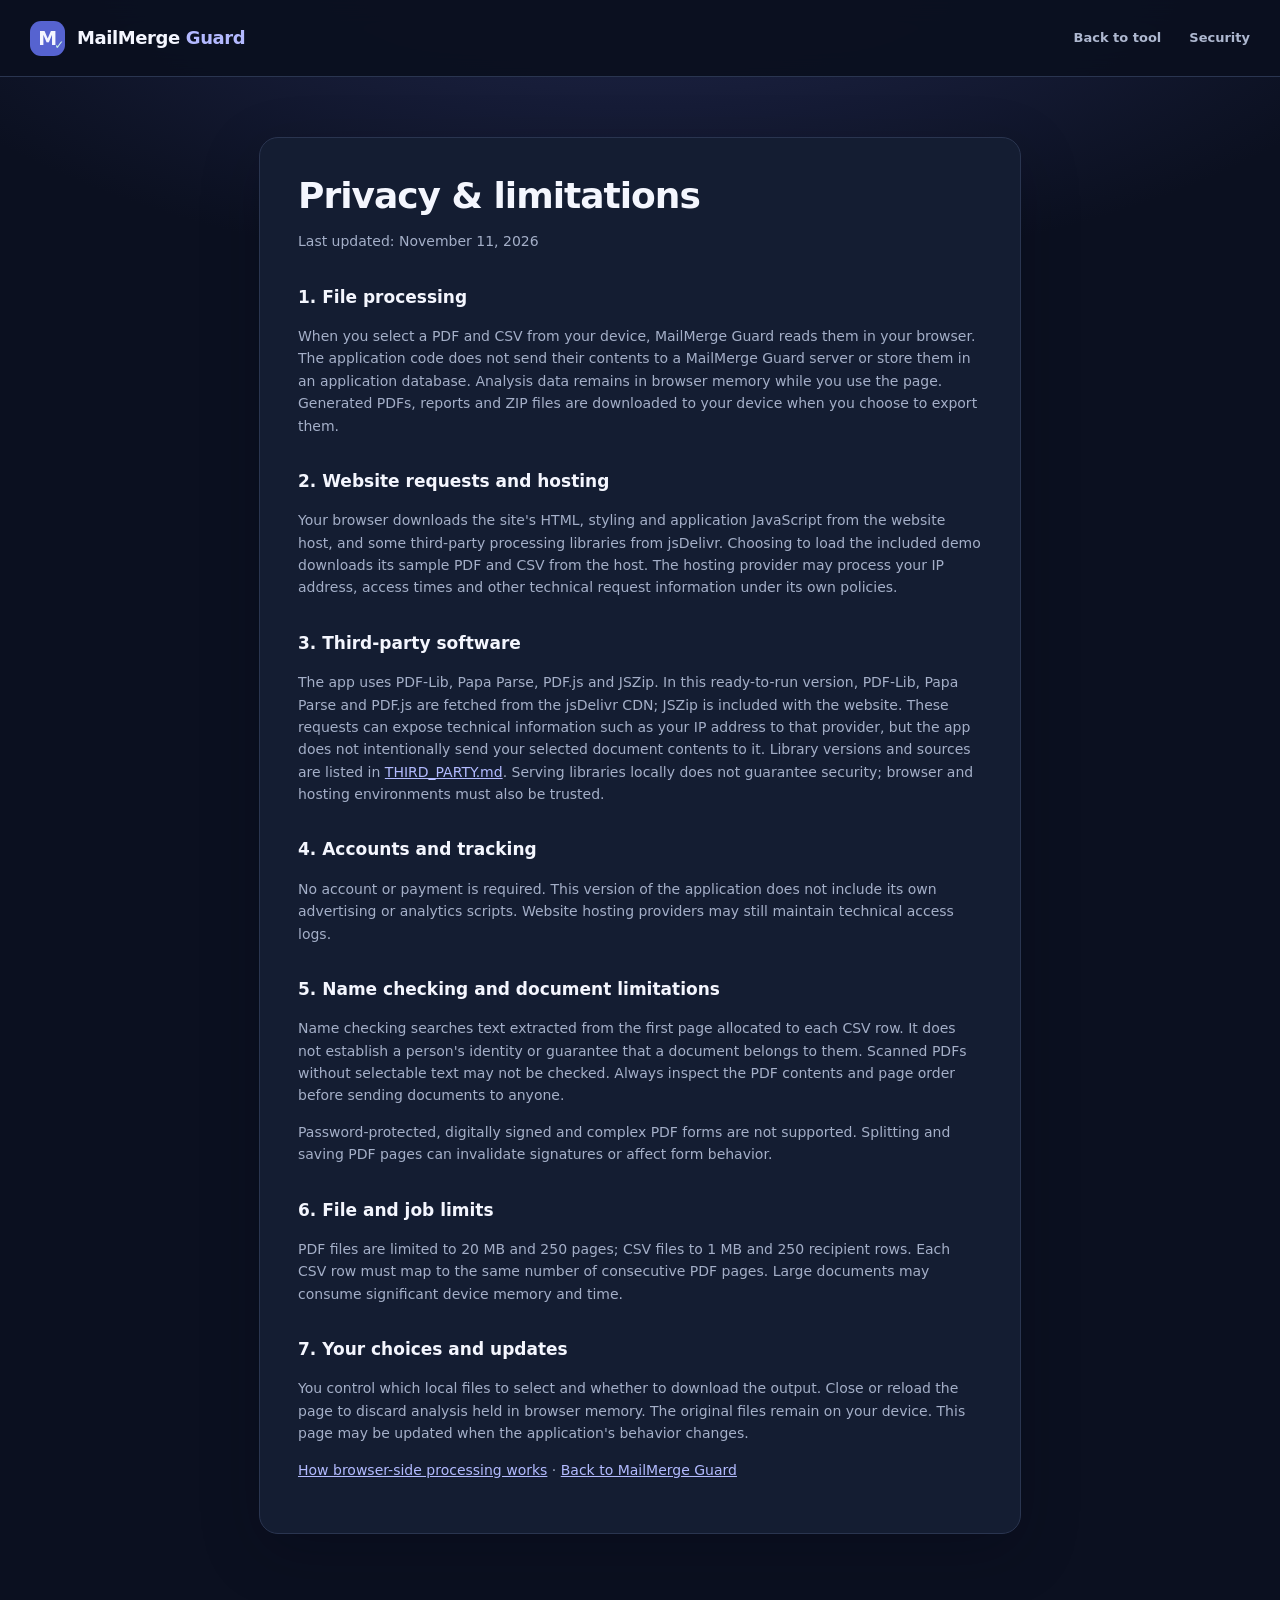
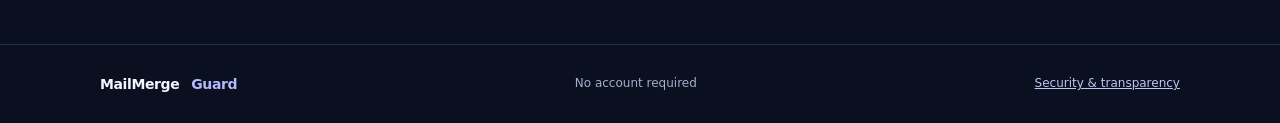
<file: privacy.html>
<!doctype html>
<html lang="en">
<head>
  <meta charset="utf-8">
  <meta name="viewport" content="width=device-width, initial-scale=1">
  <meta name="theme-color" content="#0b1020">
  <title>Privacy &amp; limitations — MailMerge Guard</title>
  <link rel="icon" href="assets/favicon.svg" type="image/svg+xml">
  <link rel="stylesheet" href="style.css">
</head>
<body>
  <header class="topbar">
    <div class="topbar-inner">
    <a class="brand" href="index.html" aria-label="MailMerge Guard home"><span class="brand-icon" aria-hidden="true">M<span>✓</span></span><span>MailMerge <b>Guard</b></span></a>
    <nav aria-label="Top navigation"><a href="index.html">Back to tool</a><a href="security.html">Security</a></nav>
    </div>
  </header>
  <main class="privacy-main">
    <article class="panel">
      <h1>Privacy &amp; limitations</h1>
      <p>Last updated: November 11, 2026</p>
      <h2>1. File processing</h2>
      <p>When you select a PDF and CSV from your device, MailMerge Guard reads them in your browser. The application code does not send their contents to a MailMerge Guard server or store them in an application database. Analysis data remains in browser memory while you use the page. Generated PDFs, reports and ZIP files are downloaded to your device when you choose to export them.</p>
      <h2>2. Website requests and hosting</h2>
      <p>Your browser downloads the site's HTML, styling and application JavaScript from the website host, and some third-party processing libraries from jsDelivr. Choosing to load the included demo downloads its sample PDF and CSV from the host. The hosting provider may process your IP address, access times and other technical request information under its own policies.</p>
      <h2>3. Third-party software</h2>
      <p>The app uses PDF-Lib, Papa Parse, PDF.js and JSZip. In this ready-to-run version, PDF-Lib, Papa Parse and PDF.js are fetched from the jsDelivr CDN; JSZip is included with the website. These requests can expose technical information such as your IP address to that provider, but the app does not intentionally send your selected document contents to it. Library versions and sources are listed in <a href="THIRD_PARTY.md">THIRD_PARTY.md</a>. Serving libraries locally does not guarantee security; browser and hosting environments must also be trusted.</p>
      <h2>4. Accounts and tracking</h2>
      <p>No account or payment is required. This version of the application does not include its own advertising or analytics scripts. Website hosting providers may still maintain technical access logs.</p>
      <h2>5. Name checking and document limitations</h2>
      <p>Name checking searches text extracted from the first page allocated to each CSV row. It does not establish a person's identity or guarantee that a document belongs to them. Scanned PDFs without selectable text may not be checked. Always inspect the PDF contents and page order before sending documents to anyone.</p>
      <p>Password-protected, digitally signed and complex PDF forms are not supported. Splitting and saving PDF pages can invalidate signatures or affect form behavior.</p>
      <h2>6. File and job limits</h2>
      <p>PDF files are limited to 20 MB and 250 pages; CSV files to 1 MB and 250 recipient rows. Each CSV row must map to the same number of consecutive PDF pages. Large documents may consume significant device memory and time.</p>
      <h2>7. Your choices and updates</h2>
      <p>You control which local files to select and whether to download the output. Close or reload the page to discard analysis held in browser memory. The original files remain on your device. This page may be updated when the application's behavior changes.</p>
      <p><a href="security.html">How browser-side processing works</a> · <a href="index.html">Back to MailMerge Guard</a></p>
    </article>
  </main>
  <footer><div class="footer-inner"><span class="brand tiny">MailMerge <b>Guard</b></span><span>No account required</span><a href="security.html">Security &amp; transparency</a></div></footer>
</body>
</html>
</file>
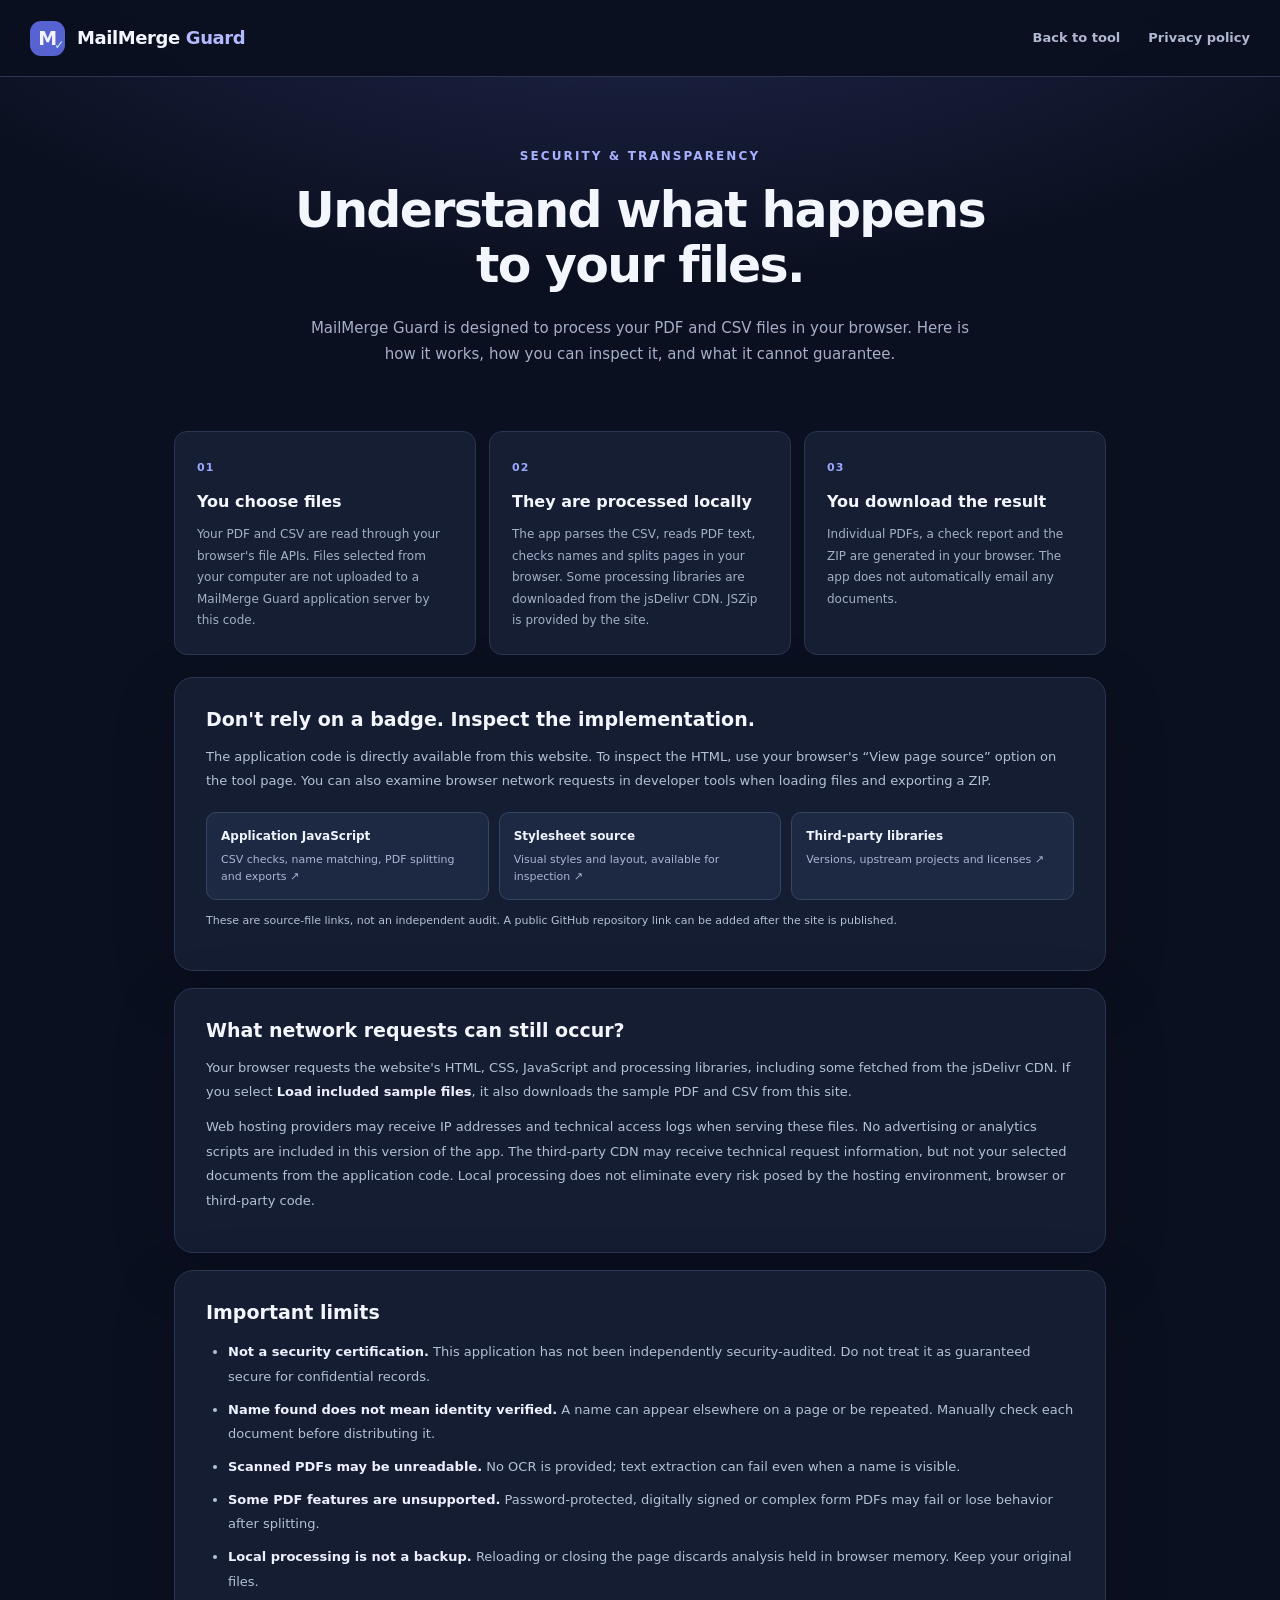
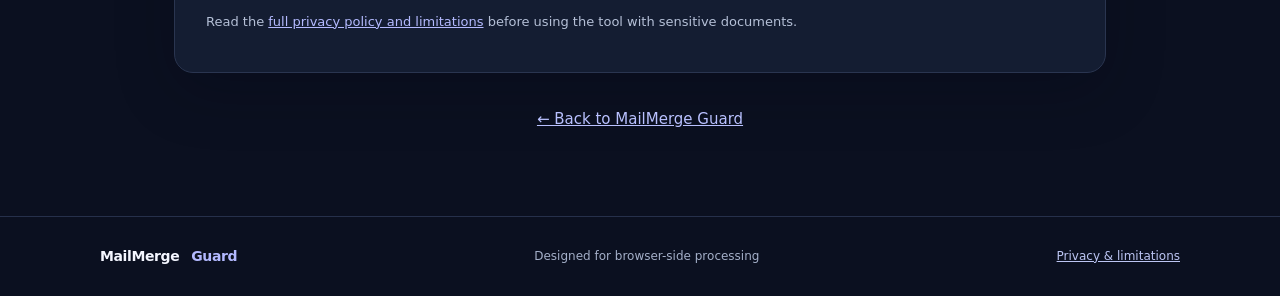
<file: security.html>
<!doctype html>
<html lang="en">
<head>
  <meta charset="utf-8">
  <meta name="viewport" content="width=device-width, initial-scale=1">
  <meta name="description" content="How MailMerge Guard processes PDF and CSV files in your browser, how to inspect its code, and the limits of its name checks.">
  <meta name="theme-color" content="#0b1020">
  <title>Security &amp; transparency — MailMerge Guard</title>
  <link rel="icon" href="assets/favicon.svg" type="image/svg+xml">
  <link rel="stylesheet" href="style.css">
</head>
<body>
  <header class="topbar">
    <div class="topbar-inner">
    <a class="brand" href="index.html" aria-label="MailMerge Guard home">
      <span class="brand-icon" aria-hidden="true">M<span>✓</span></span><span>MailMerge <b>Guard</b></span>
    </a>
    <nav aria-label="Top navigation">
      <a href="index.html">Back to tool</a>
      <a href="privacy.html">Privacy policy</a>
    </nav>
    </div>
  </header>
  <main class="security-main">
    <div class="security-intro">
      <p class="eyebrow">SECURITY &amp; TRANSPARENCY</p>
      <h1>Understand what happens<br>to your files.</h1>
      <p class="lede">MailMerge Guard is designed to process your PDF and CSV files in your browser. Here is how it works, how you can inspect it, and what it cannot guarantee.</p>
    </div>
    <section class="security-overview" aria-label="File processing steps">
      <article class="security-step"><span class="security-step-number">01</span><h2>You choose files</h2><p>Your PDF and CSV are read through your browser's file APIs. Files selected from your computer are not uploaded to a MailMerge Guard application server by this code.</p></article>
      <article class="security-step"><span class="security-step-number">02</span><h2>They are processed locally</h2><p>The app parses the CSV, reads PDF text, checks names and splits pages in your browser. Some processing libraries are downloaded from the jsDelivr CDN. JSZip is provided by the site.</p></article>
      <article class="security-step"><span class="security-step-number">03</span><h2>You download the result</h2><p>Individual PDFs, a check report and the ZIP are generated in your browser. The app does not automatically email any documents.</p></article>
    </section>
    <section class="panel security-detail" aria-labelledby="verify-title">
      <h2 id="verify-title">Don't rely on a badge. Inspect the implementation.</h2>
      <p>The application code is directly available from this website. To inspect the HTML, use your browser's “View page source” option on the tool page. You can also examine browser network requests in developer tools when loading files and exporting a ZIP.</p>
      <div class="source-links">
        <a href="script.js" target="_blank" rel="noopener noreferrer"><strong>Application JavaScript</strong><span>CSV checks, name matching, PDF splitting and exports ↗</span></a>
        <a href="style.css" target="_blank" rel="noopener noreferrer"><strong>Stylesheet source</strong><span>Visual styles and layout, available for inspection ↗</span></a>
        <a href="THIRD_PARTY.md" target="_blank" rel="noopener noreferrer"><strong>Third-party libraries</strong><span>Versions, upstream projects and licenses ↗</span></a>
      </div>
      <p class="security-fineprint">These are source-file links, not an independent audit. A public GitHub repository link can be added after the site is published.</p>
    </section>
    <section class="panel security-detail" aria-labelledby="communications-title">
      <h2 id="communications-title">What network requests can still occur?</h2>
      <p>Your browser requests the website's HTML, CSS, JavaScript and processing libraries, including some fetched from the jsDelivr CDN. If you select <strong>Load included sample files</strong>, it also downloads the sample PDF and CSV from this site.</p>
      <p>Web hosting providers may receive IP addresses and technical access logs when serving these files. No advertising or analytics scripts are included in this version of the app. The third-party CDN may receive technical request information, but not your selected documents from the application code. Local processing does not eliminate every risk posed by the hosting environment, browser or third-party code.</p>
    </section>
    <section class="panel security-detail" aria-labelledby="limits-title">
      <h2 id="limits-title">Important limits</h2>
      <ul class="security-limit-list">
        <li><strong>Not a security certification.</strong> This application has not been independently security-audited. Do not treat it as guaranteed secure for confidential records.</li>
        <li><strong>Name found does not mean identity verified.</strong> A name can appear elsewhere on a page or be repeated. Manually check each document before distributing it.</li>
        <li><strong>Scanned PDFs may be unreadable.</strong> No OCR is provided; text extraction can fail even when a name is visible.</li>
        <li><strong>Some PDF features are unsupported.</strong> Password-protected, digitally signed or complex form PDFs may fail or lose behavior after splitting.</li>
        <li><strong>Local processing is not a backup.</strong> Reloading or closing the page discards analysis held in browser memory. Keep your original files.</li>
      </ul>
      <p>Read the <a href="privacy.html">full privacy policy and limitations</a> before using the tool with sensitive documents.</p>
    </section>
    <p class="security-back"><a href="index.html">← Back to MailMerge Guard</a></p>
  </main>
  <footer><div class="footer-inner"><span class="brand tiny">MailMerge <b>Guard</b></span><span>Designed for browser-side processing</span><a href="privacy.html">Privacy &amp; limitations</a></div></footer>
</body>
</html>
</file>
<file: style.css>
:root{
color-scheme:dark;
--bg:#0b1020;
--panel:#141d32;
--panel2:#19233b;
--line:#2a3550;
--text:#f4f6fe;
--muted:#a4afc8;
--accent:#8793ff;
--a2:#b3b9ff;
--ok:#52d7a9;
--warn:#ffc66f;
--bad:#ff8c96}
*{
box-sizing:border-box}
html{
scroll-behavior:smooth}
body{
margin:0;
background:radial-gradient(ellipse 80% 450px at 50% -80px,#222950 0,transparent 80%),var(--bg);
font:15px/1.6 Inter,ui-sans-serif,system-ui,-apple-system,"Segoe UI",Arial,sans-serif;
color:var(--text)}
button,input,select{
font:inherit}
a{
color:var(--a2)}
button{
cursor:pointer}
button:disabled{
cursor:not-allowed;
opacity:.48}
button:focus-visible,input:focus-visible,select:focus-visible,a:focus-visible{
outline:3px solid #b1baff;
outline-offset:3px}
header.topbar{
height:84px;
max-width:1190px;
padding:0 26px;
margin:0 auto;
display:flex;
align-items:center;
justify-content:space-between}
.brand{
display:flex;
align-items:center;
gap:12px;
font-size:18px;
font-weight:800;
color:#f4f6ff;
text-decoration:none;
letter-spacing:-.4px}
.brand b{
color:var(--a2)}
.brand-icon{
width:35px;
height:35px;
display:grid;
place-items:center;
border-radius:11px;
background:#5663d0;
font-size:19px;
font-weight:850;
position:relative}
.brand-icon span{
font-size:12px;
position:absolute;
right:1px;
bottom:0;
color:#cff9e7}
.topbar nav{
display:flex;
gap:28px}
.topbar nav a{
font-weight:600;
font-size:13px;
color:#aeb8d0;
text-decoration:none}
.topbar nav a:hover{
color:white}
main{
max-width:1080px;
margin:0 auto;
padding:0 24px}
.hero{
text-align:center;
padding:66px 0 50px;
max-width:790px;
margin:auto}
.eyebrow{
font-size:12px;
letter-spacing:2.1px;
font-weight:800;
color:#a7afff;
margin:0 0 18px}
.tiny-dot{
display:inline-block;
border-radius:50%;
background:#8e91ff;
width:7px;
height:7px;
vertical-align:middle;
margin-right:8px;
box-shadow:0 0 12px #7579ff}
h1{
font-size:clamp(39px,5.65vw,65px);
line-height:1.12;
letter-spacing:-2.4px;
margin:0;
font-weight:850}
h1 span{
background:linear-gradient(100deg,#9fa8ff,#85e3db);
background-clip:text;
-webkit-background-clip:text;
color:transparent}
.lede{
font-size:17px;
line-height:1.75;
color:var(--muted);
max-width:650px;
margin:21px auto 26px}
.trust{
display:flex;
justify-content:center;
gap:22px;
flex-wrap:wrap;
color:#adb8d1;
font-size:12px;
font-weight:600}
.trust span::first-letter{
color:#64d6aa}
.workspace{
max-width:905px;
margin:auto}
.panel{
background:var(--panel);
border:1px solid var(--line);
border-radius:19px;
box-shadow:0 18px 60px #02061535;
padding:30px 34px;
margin-bottom:20px}
.panel-heading{
display:flex;
justify-content:space-between;
align-items:center;
gap:10px;
margin-bottom:24px}
.panel-heading>div{
display:flex;
align-items:center;
gap:12px}
.panel-heading h2{
font-size:21px;
letter-spacing:-.5px;
margin:0}
.panel-heading p{
color:var(--muted);
font-size:13px;
margin:0}
.step{
font-size:12px;
letter-spacing:1px;
display:grid;
place-items:center;
color:#b9bdff;
background:#343e72;
border:1px solid #48539b;
border-radius:9px;
font-weight:800;
width:34px;
height:33px}
.inputs{
display:grid;
grid-template-columns:1fr 1fr;
gap:16px}
.dropzone{
min-height:157px;
display:flex;
flex-direction:column;
justify-content:center;
align-items:center;
text-align:center;
border:1.7px dashed #5b678d;
background:#19243c80;
border-radius:12px;
padding:20px 12px;
cursor:pointer;
transition:border-color .15s,background .15s}
.dropzone:hover,.dropzone.drag-over{
border-color:#a4adff;
background:#26345d}
.dropzone input{
position:absolute;
width:1px;
height:1px;
opacity:0;
pointer-events:none}
.file-icon{
border-radius:9px;
padding:5px 9px;
font-size:11px;
font-weight:900;
letter-spacing:.7px;
background:#a3b0ff;
color:#24264a;
margin-bottom:11px}
.file-icon.csv{
background:#81e0c1;
color:#193c34}
.drop-main{
font-size:14px;
font-weight:800}
.drop-sub{
font-size:12px;
color:var(--muted);
margin-top:3px;
max-width:100%;
overflow-wrap:anywhere}
.sample-note{
margin:18px 0 0;
text-align:center;
font-size:12px;
color:var(--muted)}
.sample-note span:first-child{
margin-right:5px}
.text-button{
border:0;
padding:0;
background:none;
font-weight:800;
text-decoration:underline;
text-underline-offset:3px;
color:#b1baff}
.sample-small{
margin-left:7px}
.line{
height:1px;
background:var(--line);
margin:30px 0}
.compact{
margin-bottom:22px}
.settings-grid{
display:grid;
grid-template-columns:1fr 1fr;
gap:18px}
.field label{
display:block;
color:#d6ddf0;
font-size:12px;
font-weight:700;
margin-bottom:8px}
.field input,.field select{
width:100%;
height:42px;
border:1px solid #3b4767;
border-radius:8px;
background:#101a2e;
color:var(--text);
padding:0 11px}
.field input:disabled,.field select:disabled{
opacity:.5}
.field small{
display:block;
color:var(--muted);
font-size:11px;
margin-top:5px}
.optional{
font-weight:400;
color:#94a0bb}
.toggle{
display:flex;
align-items:flex-start;
gap:13px;
padding:16px;
border:1px solid var(--line);
background:#18223a;
border-radius:12px;
margin-top:24px;
cursor:pointer}
.toggle input{
margin:4px 0 0;
width:17px;
height:17px;
accent-color:#838fff;
flex-shrink:0}
.toggle span{
display:flex;
flex-direction:column;
gap:2px}
.toggle strong{
font-size:13px}
.toggle small{
font-size:11px;
color:var(--muted);
line-height:1.6}
.action-row{
display:flex;
align-items:center;
gap:18px;
margin-top:25px;
flex-wrap:wrap}
.button{
min-height:45px;
padding:11px 21px;
border-radius:9px;
font-weight:800;
font-size:13px;
border:1px solid transparent;
transition:filter .15s,background .15s}
.button:hover:not(:disabled){
filter:brightness(1.14)}
.button-primary{
background:#838eff;
color:#10152f;
box-shadow:0 5px 20px #687cff2b}
.button-outline{
color:#e1e5ff;
border-color:#545f8b;
background:#242f4c}
.button-icon{
font-size:19px;
line-height:0;
vertical-align:middle;
margin-right:7px}
.status{
color:var(--muted);
font-size:12px;
flex:1}
.status.error{
color:var(--bad)}
.status.success{
color:var(--ok)}
.results-panel{
border-color:#414e79}
.summary-grid{
display:grid;
grid-template-columns:repeat(3,1fr);
gap:12px}
.summary-cell{
background:#1e2943;
border:1px solid #334160;
border-radius:11px;
padding:13px 17px}
.summary-cell strong{
display:block;
font-size:30px;
letter-spacing:-.7px}
.summary-cell span{
font-size:11px;
color:var(--muted);
font-weight:700}
.summary-cell.ok strong{
color:var(--ok)}
.summary-cell.caution strong{
color:var(--warn)}
.results-intro{
font-size:12px;
margin:18px 0}
.muted{
color:var(--muted)}
.table-wrap{
overflow:auto;
max-height:390px;
border:1px solid #34415f;
border-radius:11px}
table{
width:100%;
border-collapse:collapse;
font-size:12px;
text-align:left}
th,td{
padding:13px 12px;
border-bottom:1px solid #2f3c5a;
vertical-align:middle}
th{
background:#24304b;
color:#d4dbef;
position:sticky;
top:0;
white-space:nowrap}
tr:last-child td{
border-bottom:0}
td:nth-child(2){
max-width:260px;
overflow-wrap:anywhere;
font-weight:700}
td:nth-child(3){
white-space:nowrap}
.pill{
display:inline-block;
padding:3px 9px;
border-radius:7px;
font-weight:800;
font-size:11px;
white-space:nowrap}
.pill.ok{
background:#123c35;
color:#7aebc9}
.pill.warn{
background:#503b25;
color:#ffd398}
.pill.off{
background:#2b3550;
color:#bfc9df}
.mini-button{
background:#283558;
border:1px solid #475584;
border-radius:6px;
padding:5px 9px;
color:#dfe4ff;
white-space:nowrap}
.mini-button:hover{
background:#384775}
.review-area{
margin-top:17px}
.review-toggle{
margin:0;
border-color:#866539;
background:#3c3029}
.download-row{
display:flex;
align-items:center;
gap:10px;
flex-wrap:wrap;
margin-top:21px}
.download-row p{
font-size:11px;
color:var(--muted);
margin:0 0 0 auto}
.explain,.faq{
padding:85px 0 18px}
.section-heading{
text-align:center;
margin-bottom:34px}
.section-heading h2{
font-size:clamp(27px,4vw,36px);
letter-spacing:-1px;
line-height:1.3;
margin:7px 0}
.section-heading>p{
color:var(--muted);
margin:9px 0}
.how-grid{
display:grid;
grid-template-columns:repeat(3,1fr);
gap:15px}
.how-grid article,.faq-grid article{
background:#151e33;
border:1px solid var(--line);
padding:24px;
border-radius:14px}
.how-number{
font-size:10px;
color:#abb4ff;
letter-spacing:1.2px;
font-weight:850}
.how-grid h3,.faq-grid h3{
font-size:15px;
margin:15px 0 8px}
.how-grid p,.faq-grid p{
font-size:12px;
line-height:1.8;
color:var(--muted);
margin:0}
.faq{
padding-top:95px;
padding-bottom:90px}
.faq-grid{
display:grid;
grid-template-columns:repeat(2,1fr);
gap:16px}
.faq-grid h3{
margin:0 0 8px}
footer{
border-top:1px solid #26304b;
padding:28px 24px;
color:var(--muted);
font-size:12px}
.footer-inner{
max-width:1080px;
margin:auto;
display:flex;
align-items:center;
justify-content:space-between;
gap:20px}
.brand.tiny{
font-size:14px}
.footer-inner a{
color:#bcc5f3}
dialog{
color:var(--text);
border:1px solid #52618d;
border-radius:16px;
background:#141c31;
padding:19px;
max-width:min(92vw,800px);
max-height:90vh;
box-shadow:0 20px 70px #000a}
dialog::backdrop{
background:#050a17c9}
.dialog-top{
display:flex;
justify-content:space-between;
align-items:start;
margin-bottom:10px;
gap:20px}
.dialog-top p{
font-size:12px;
color:var(--muted);
margin:3px 0}
.dialog-top button{
font-size:20px;
display:grid;
place-items:center;
border:0;
background:#263452;
color:white;
border-radius:7px;
height:34px;
width:34px}
.canvas-box{
max-height:68vh;
overflow:auto;
background:#303a50;
text-align:center;
padding:15px;
border-radius:8px}
.canvas-box canvas{
max-width:100%;
height:auto;
box-shadow:0 7px 19px #0005}
.preview-help{
font-size:12px;
color:var(--muted);
margin:13px 0 0}
.privacy-main{
max-width:810px;
margin:60px auto 110px}
.privacy-main .panel{
padding:38px}
.privacy-main h1{
font-size:36px;
letter-spacing:-1px}
.privacy-main h2{
font-size:17px;
margin-top:31px}
.privacy-main p,.privacy-main li{
color:var(--muted);
font-size:14px}
.privacy-main a{
color:#b3bbff}
@media(max-width:700px){
.topbar{
height:72px;
padding:0 19px}
.topbar nav{
gap:13px}
.topbar nav a{
font-size:11px}
.topbar nav a:first-child{
display:none}
.brand{
font-size:15px}
.brand-icon{
width:30px;
height:30px}
.hero{
padding:48px 0 38px}
h1{
letter-spacing:-1.4px}
.lede{
font-size:14px;
margin:18px auto}
.trust{
gap:7px 16px;
font-size:10px}
.panel{
padding:23px 17px}
.panel-heading h2{
font-size:18px}
.panel-heading p{
font-size:10px}
.inputs{
grid-template-columns:1fr}
.dropzone{
min-height:122px}
.settings-grid{
gap:14px}
.summary-cell{
padding:11px 7px;
text-align:center}
.summary-cell strong{
font-size:23px}
.summary-cell span{
font-size:9px}
.how-grid,.faq-grid{
grid-template-columns:1fr}
.explain,.faq{
padding-top:65px}
.download-row p{
width:100%}
.footer-inner{
flex-wrap:wrap}
.action-row .button{
width:100%}
}
@media(max-width:420px){
main{
padding:0 13px}
.topbar nav a:nth-child(2){
display:none}
.panel-heading p{
display:none}
.settings-grid{
grid-template-columns:1fr}
.sample-small{
display:block;
margin-top:6px}
.download-row .button{
width:100%}
.privacy-main .panel{
padding:24px}
}



/* Keep the top navigation visible during scrolling. */
header.topbar {

  position: sticky;

  top: 0;

  z-index: 1000;

  background: rgba(11, 16, 32, 0.95);

  backdrop-filter: blur(12px);

  -webkit-backdrop-filter: blur(12px);

  border-bottom: 1px solid #2a3550;

}

html {
 scroll-padding-top: 100px;
 scroll-behavior: smooth;
 }



/* Trust information: visible before a visitor chooses their documents. */
.privacy-assurance {

  margin: 22px 0 10px;

  padding: 20px 22px;

  border: 1px solid #405879;

  border-radius: 13px;

  background: linear-gradient(140deg, #15253a 0%, #18233a 100%);

}

.privacy-assurance-heading {
 display:flex;
 align-items:flex-start;
 gap:13px;
 }

.privacy-assurance-icon {

  width: 42px;
 height: 42px;
 flex: 0 0 42px;
 display:grid;
 place-items:center;

  border: 1px solid #477e80;
 border-radius: 11px;
 color: #83dfc3;
 background: #163b3d;

}

.privacy-assurance h3 {
 margin: 0 0 3px;
 color: #eff7ff;
 font-size: 16px;
 line-height: 1.4;
 }

.privacy-assurance-heading p {
 margin:0;
 font-size: 12px;
 color: #b9c9d9;
 line-height:1.65;
 }

.privacy-assurance-facts {
 display:flex;
 flex-wrap:wrap;
 gap:7px 20px;
 margin:17px 0 12px;
 color:#b9e8d9;
 font-weight:650;
 font-size:11px;
 }

.privacy-assurance-links {
 display:flex;
 flex-wrap:wrap;
 gap:8px 22px;
 }

.privacy-assurance-links a {
 font-size:12px;
 font-weight:700;
 color:#bac6ff;
 text-underline-offset:3px;
 }

.privacy-assurance-links a:hover {
 color:#fff;
 }

.privacy-assurance .privacy-assurance-disclaimer {
 margin:12px 0 0;
 font-size:11px;
 color:#97a9c2;
 line-height:1.6;
 }


/* Security and transparency page */
.security-main {
 max-width: 980px;
 padding-bottom:85px;
 }

.security-intro {
 text-align:center;
 padding:70px 0 38px;
 }

.security-intro h1 {
 font-size:clamp(32px,4.4vw,49px);
 letter-spacing:-1.7px;
 }

.security-intro .lede {
 font-size:15px;
 max-width:670px;
 }

.security-overview {
 display:grid;
 grid-template-columns:repeat(3,minmax(0,1fr));
 gap:13px;
 margin-bottom:22px;
 }

.security-step {
 background:#151e33;
 border:1px solid var(--line);
 border-radius:13px;
 padding:22px;
 }

.security-step-number {
 color:#9ba8ff;
 font-size:11px;
 font-weight:850;
 letter-spacing:1px;
 }

.security-step h2 {
 font-size:16px;
 margin:11px 0 9px;
 }

.security-step p {
 font-size:12px;
 line-height:1.8;
 color:var(--muted);
 margin:0;
 }

.security-detail {
 margin:17px 0;
 padding:28px 31px;
 }

.security-detail h2 {
 margin:0 0 12px;
 font-size:19px;
 line-height:1.4;
 }

.security-detail p, .security-detail li {
 font-size:13px;
 line-height:1.9;
 color:#b5c0d7;
 }

.security-detail p {
 margin:10px 0;
 }

.security-detail strong {
 color:#edf1ff;
 }

.security-detail a {
 color:#b4baff;
 }

.source-links {
 display:grid;
 grid-template-columns:repeat(3,minmax(0,1fr));
 gap:10px;
 margin:18px 0 11px;
 }

.source-links a {
 display:flex;
 flex-direction:column;
 gap:6px;
 min-width:0;
 padding:14px;
 border:1px solid #354566;
 border-radius:10px;
 background:#1d2942;
 text-decoration:none;
 }

.source-links a:hover {
 border-color:#6f82c4;
 }

.source-links strong {
 font-size:12px;
 color:#f0f4ff;
 }

.source-links span {
 font-size:11px;
 color:#a9b5d4;
 line-height:1.5;
 }

.security-fineprint {
 font-size:11px!important;
 }

.security-limit-list {
 padding-left:22px;
 }

.security-limit-list li {
 margin:8px 0;
 }

.security-back {
 text-align:center;
 margin:34px 0 0;
 }

.security-back a {
 color:#b9c1ff;
 }

@media (max-width:700px) {

  .privacy-assurance {
 padding:17px 15px;
 }

  .privacy-assurance h3 {
 font-size:14px;
 }

  .privacy-assurance-icon {
 width:36px;
 height:36px;
 flex-basis:36px;
 }

  .security-intro {
 padding:45px 0 26px;
 }

  .security-overview, .source-links {
 grid-template-columns:1fr;
 }

  .security-detail {
 padding:23px 19px;
 }

  .security-detail h2 {
 font-size:17px;
 }

}


/* Full-width sticky header; brand and links remain centered inside it. */
header.topbar {
    position: sticky;
    top: 0;
    z-index: 1000;
    width: 100%;
    max-width: none;
    height: auto;
    margin: 0;
    padding: 0;
    display: block;
    background: rgba(11, 16, 32, 0.96);
    border-bottom: 1px solid #2a3550;
    backdrop-filter: blur(12px);
    -webkit-backdrop-filter: blur(12px);
}
.topbar-inner {
    max-width: 1190px;
    min-height: 76px;
    padding: 0 24px;
    margin: 0 auto;
    display: flex;
    justify-content: space-between;
    align-items: center;
    gap: 20px;
}
@media (max-width: 700px) {
    .topbar-inner { min-height: 70px; padding: 0 17px; }
}
#how, #faq, #resultsPanel { scroll-margin-top: 96px; }
@media (prefers-reduced-motion: reduce) {
    html { scroll-behavior: auto; }
}

/* Header alignment fix */
.topbar-inner {
    width: 100%;
    max-width: none;
    margin: 0;
    padding: 0 30px;
}

@media (max-width: 700px) {
    .topbar-inner {
        padding: 0 16px;
    }
}
</file>
